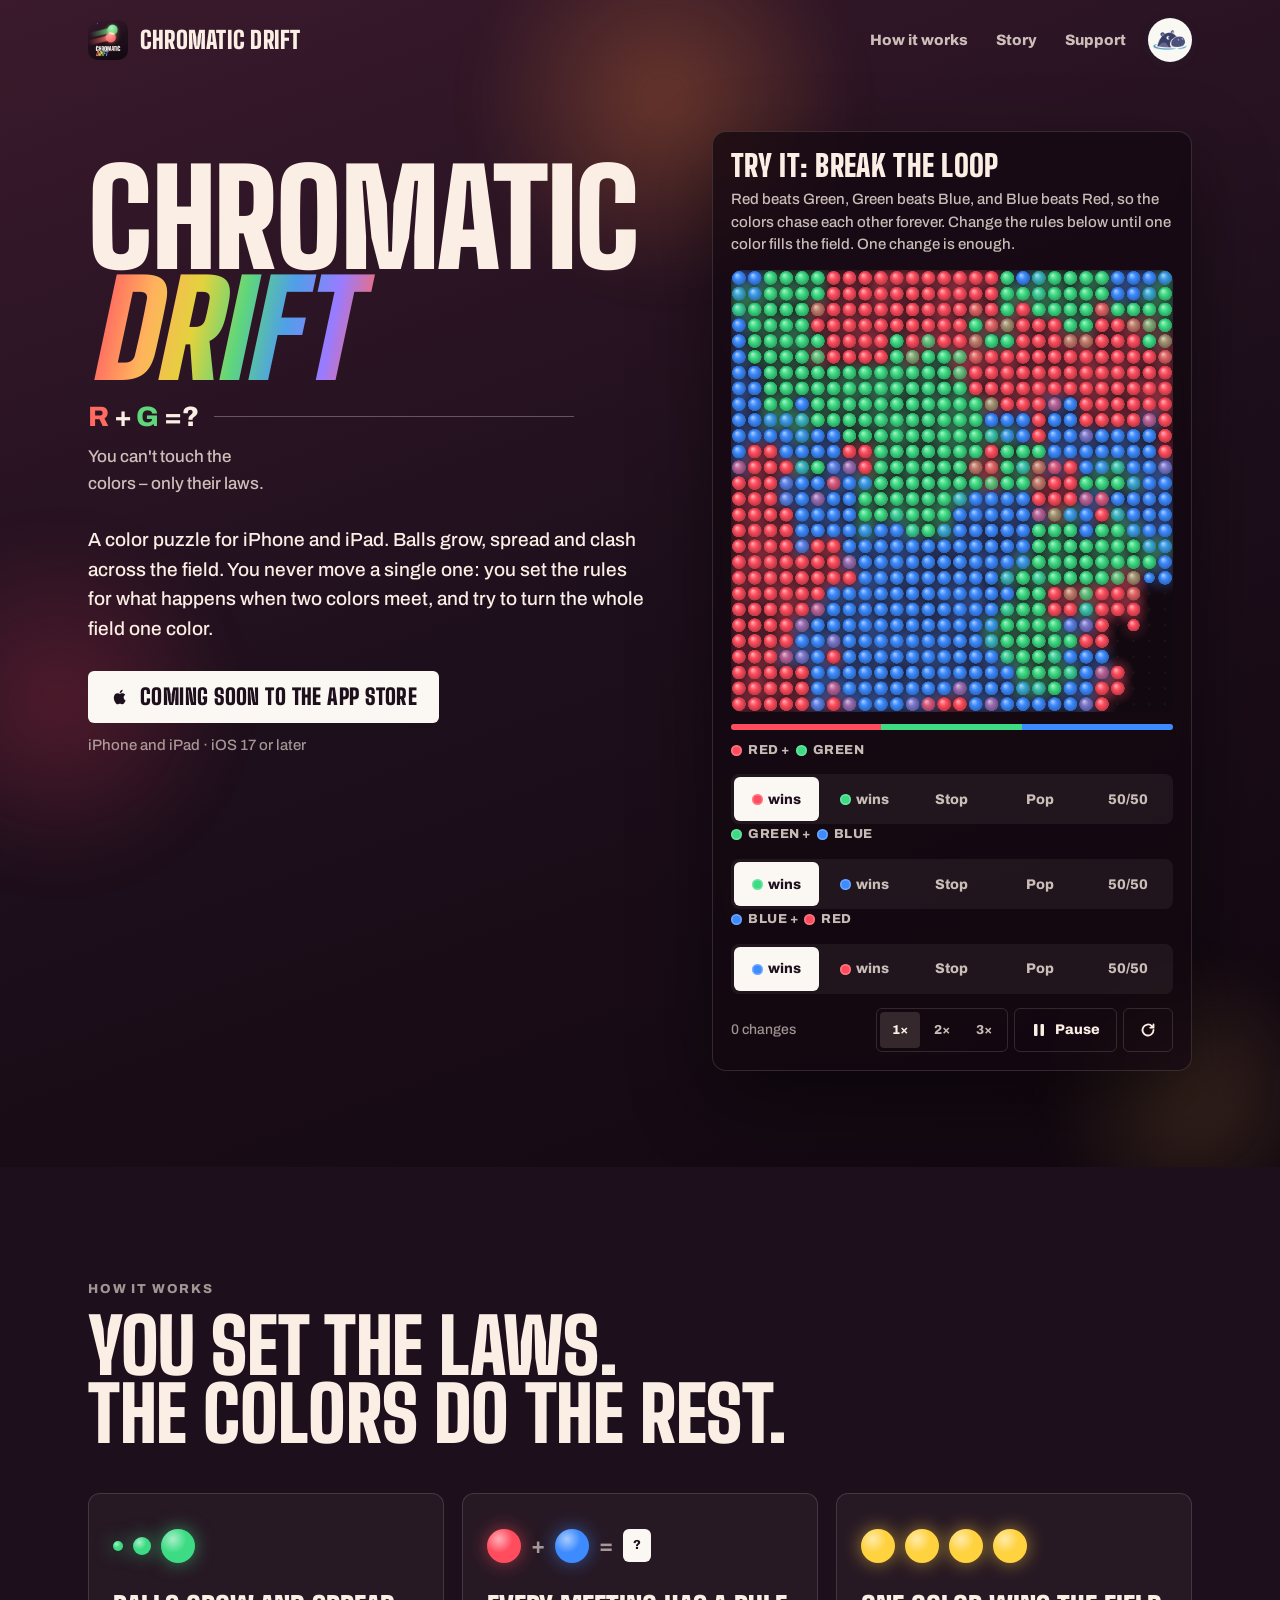
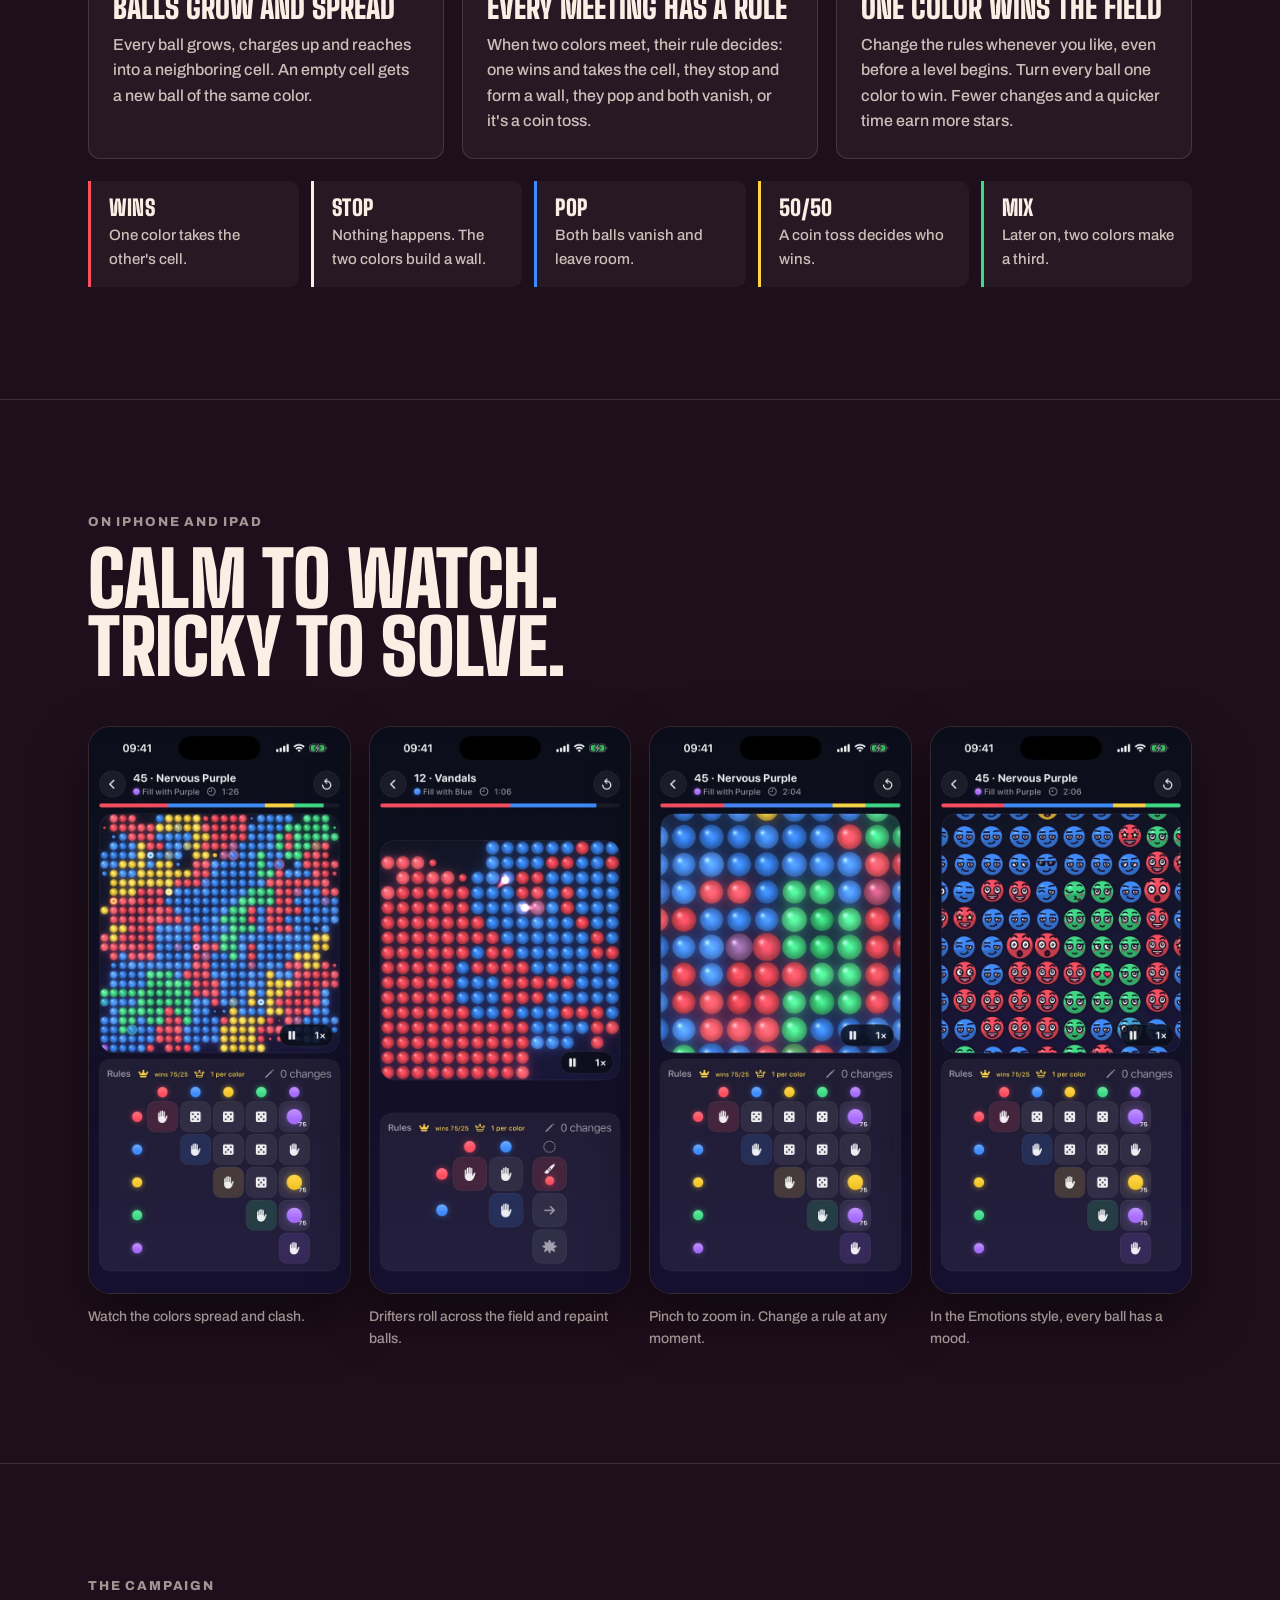
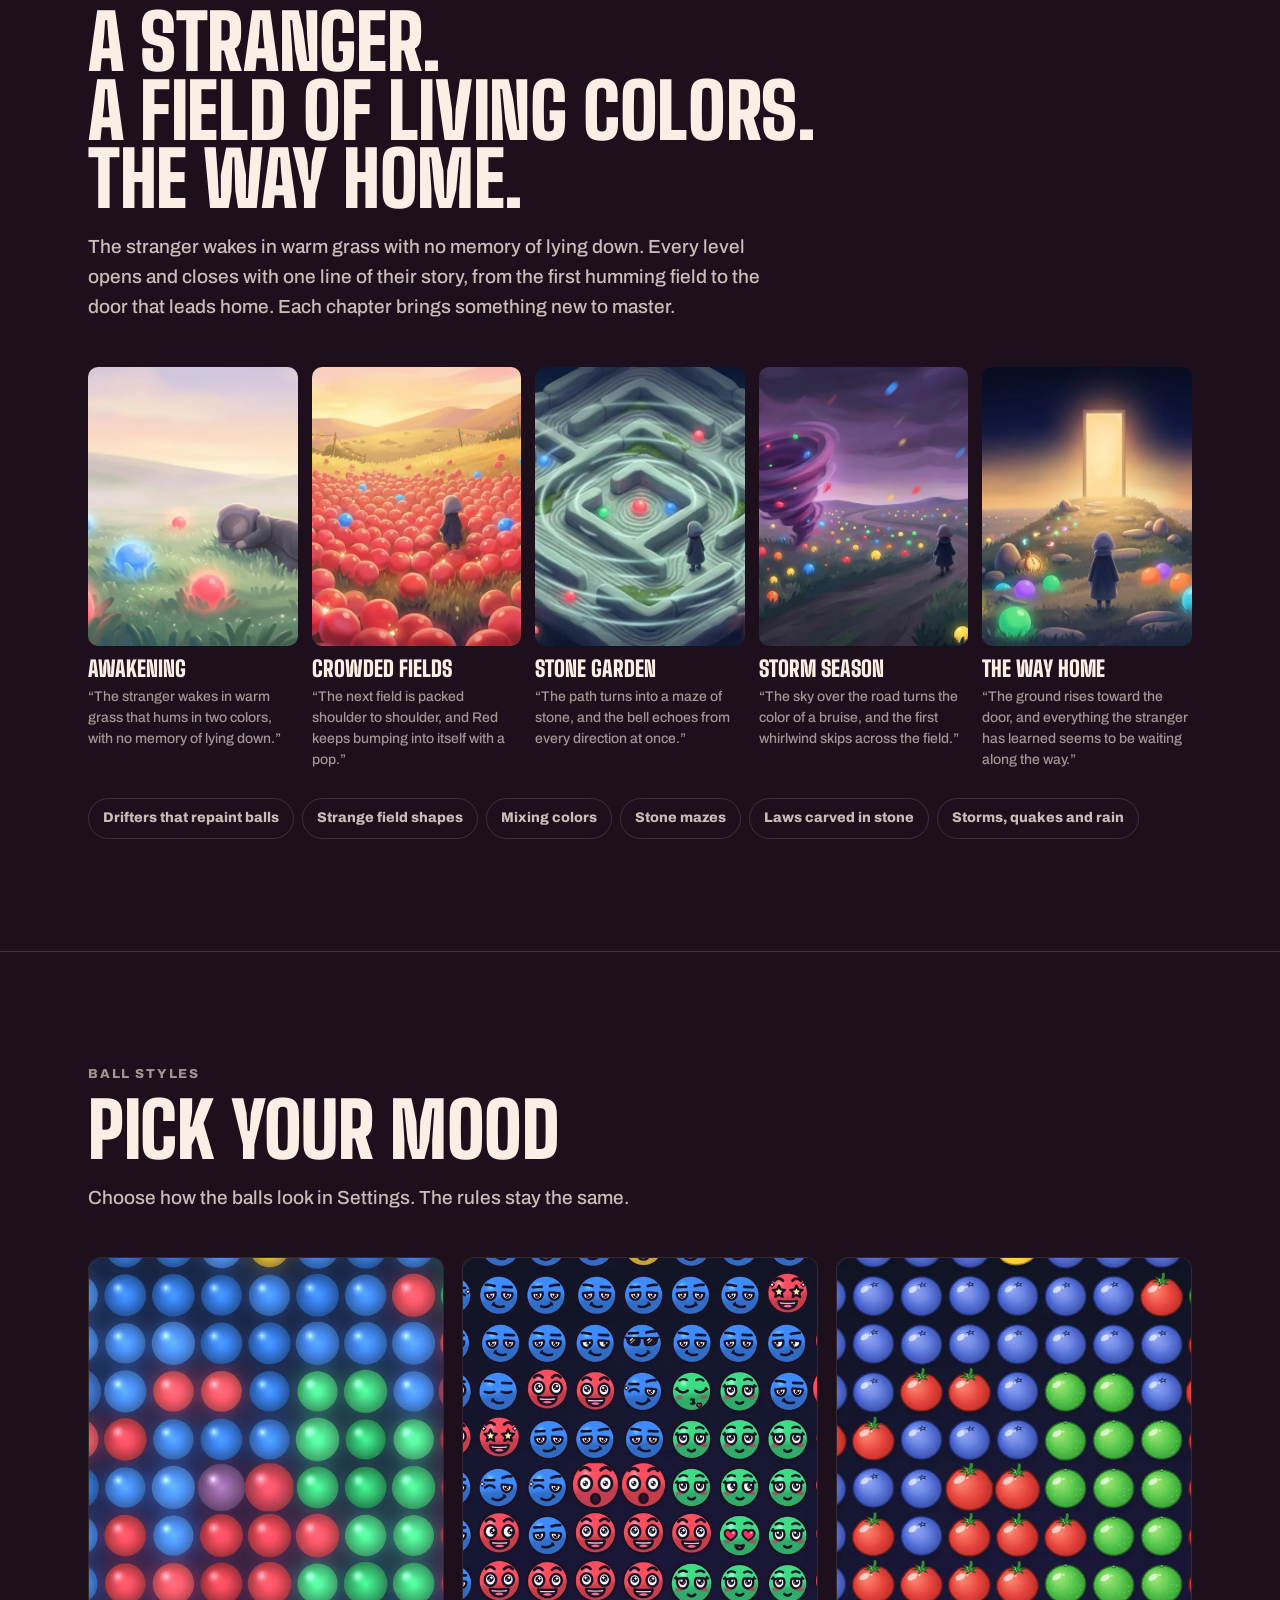
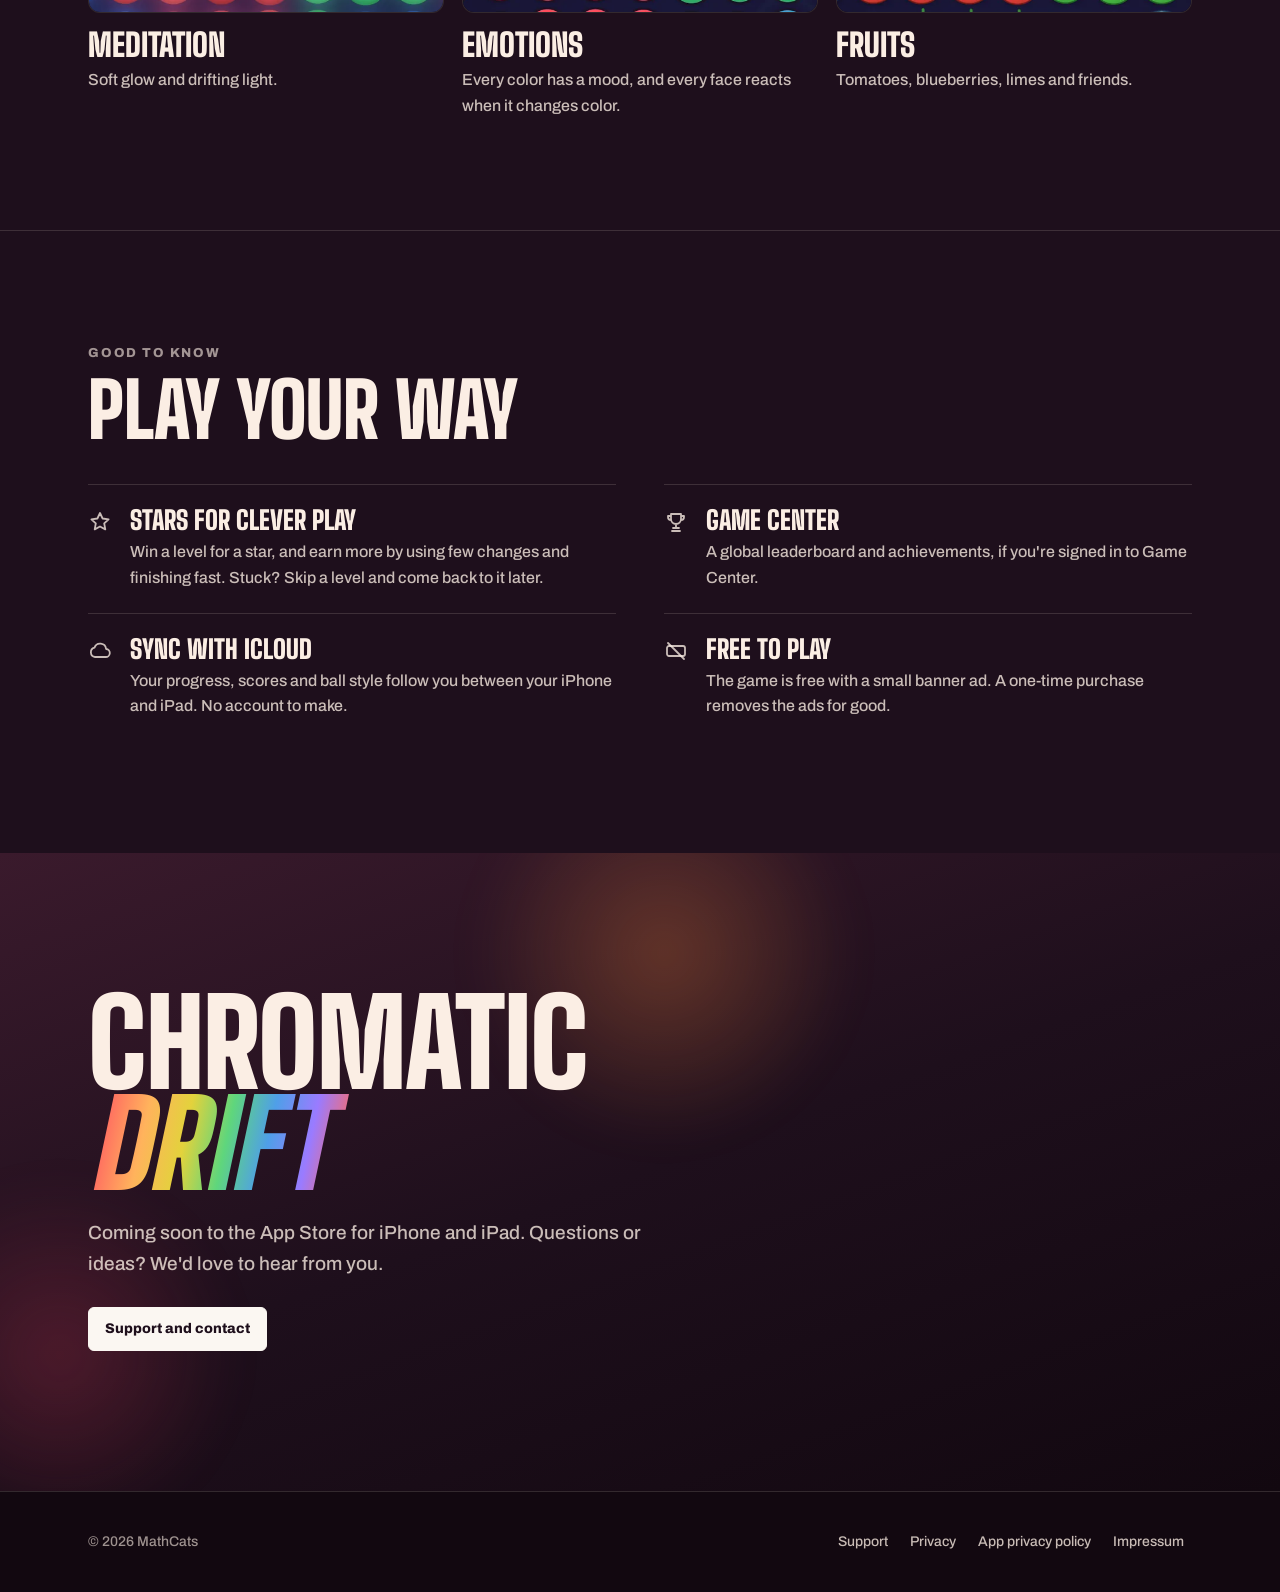
<file: index.html>
<!DOCTYPE html>
<html lang="en">
<head>
<!--
  ============================================================
   CHROMATIC DRIFT – HOME PAGE
  ============================================================
   HOW TO EDIT THE WORDS
   Every bit of text you may want to change is marked with a
   comment saying EDIT and a number. Search for  EDIT  to jump
   from one to the next.

   Safe to change: the words between  >  and  <  .
   Leave alone: the tags in angle brackets and the class="…" parts.
   Colours and layout live in assets/site.css. The playable demo
   is assets/demo.js (its words are at the top of that file).

   Nothing to build: save the file, commit and push, and the
   change is live in about a minute (GitHub Pages).
  ============================================================
-->
<meta charset="utf-8">
<meta name="viewport" content="width=device-width, initial-scale=1">
<!-- EDIT 1 – browser tab title and the search-result snippet -->
<title>Chromatic Drift – A puzzle of color rules</title>
<meta name="description" content="A color puzzle for iPhone and iPad. Balls grow, spread and clash, and you never touch one: you set the rules for what happens when colors meet, and turn the whole field one color.">
<meta name="color-scheme" content="dark">
<meta name="theme-color" content="#1E0F1C">
<link rel="canonical" href="https://makohippo.com/ChromaticDrift/">
<!-- Link preview when the address is shared in a chat or on social media -->
<meta property="og:type" content="website">
<meta property="og:site_name" content="Chromatic Drift">
<meta property="og:title" content="Chromatic Drift – A puzzle of color rules">
<meta property="og:description" content="You can't touch the colors – only their laws. A color puzzle for iPhone and iPad.">
<meta property="og:url" content="https://makohippo.com/ChromaticDrift/">
<meta property="og:image" content="https://makohippo.com/ChromaticDrift/og-image.jpg">
<meta property="og:image:width" content="1200">
<meta property="og:image:height" content="630">
<meta property="og:image:alt" content="The words Chromatic Drift beside a field of glowing red, green and blue balls">
<meta property="og:locale" content="en_US">
<meta name="twitter:card" content="summary_large_image">
<!-- LINK EDIT – when the app is live, put its App Store number here and remove the comment marks,
     so Safari on iPhone and iPad shows an "Open / Get" bar at the top:
<meta name="apple-itunes-app" content="app-id=0000000000">
-->
<link rel="icon" type="image/png" href="favicon.png">
<link rel="apple-touch-icon" href="apple-touch-icon.png">
<link rel="preload" as="font" type="font/woff2" href="assets/fonts/BigShouldersDisplay-Black.woff2" crossorigin>
<link rel="preload" as="font" type="font/woff2" href="assets/fonts/Archivo-Medium.woff2" crossorigin>
<link rel="stylesheet" href="assets/site.css?v=2">
<script type="application/ld+json">
{
  "@context": "https://schema.org",
  "@type": "SoftwareApplication",
  "name": "Chromatic Drift",
  "description": "A color puzzle for iPhone and iPad. You never touch a ball: you set the rules for what happens when colors meet, and turn the whole field one color.",
  "operatingSystem": "iOS 17.0 or later",
  "applicationCategory": "GameApplication",
  "applicationSubCategory": "Puzzle",
  "inLanguage": "en",
  "url": "https://makohippo.com/ChromaticDrift/",
  "image": "https://makohippo.com/ChromaticDrift/og-image.jpg",
  "author": { "@type": "Organization", "name": "MathCats" }
}
</script>
</head>
<body>
<a class="skip" href="#main">Skip to content</a>

<header class="site-header">
    <div class="wrap">
      <a class="brand" href="./" aria-label="Chromatic Drift home">
        <img src="assets/img/icon-128.webp" width="40" height="40" alt="">
        <span>Chromatic Drift</span>
      </a>
      <nav class="nav" aria-label="Main">
        <a href="#how">How it works</a>
        <a class="nav-wide" href="#story">Story</a>
        <a href="support/">Support</a>
        <a class="studio" href="https://makohippo.com/" aria-label="makohippo – all games" title="makohippo – all games"><img src="assets/img/makohippo-hippo.webp" width="48" height="48" alt=""></a>
      </nav>
    </div>
  </header>

  <main id="main">
  <section class="hero atmos" aria-labelledby="hero-title">
    <i class="bloom b1"></i><i class="bloom b2"></i><i class="bloom b3"></i>
    <div class="wrap hero-grid">
      <div class="hero-copy">
        <h1 class="title" id="hero-title"><span>Chromatic</span> <span class="drift">Drift</span></h1>
        <p class="eq" aria-label="R plus G equals what?"><span aria-hidden="true"><b class="r">R</b><b>+</b><b class="g">G</b><b>=?</b></span><i aria-hidden="true"></i></p>
        <!-- EDIT 2 – the line under the title (the same as in the app) -->
        <p class="tagline">You can't touch the colors – only their laws.</p>
        <!-- EDIT 3 – the short pitch -->
        <p class="lead">A color puzzle for iPhone and iPad. Balls grow, spread and clash across the field. You never move a single one: you set the rules for what happens when two colors meet, and try to turn the whole field one color.</p>
        <!-- EDIT 4 – store status. When the app is live, replace the <span class="soon">…</span> line with:
             <a class="soon" href="https://apps.apple.com/app/idXXXXXXXXXX">Download on the App Store</a>
             (or the official Apple badge image) -->
        <div class="store-line">
          <span class="soon"><svg viewBox="0 0 24 24" fill="currentColor" aria-hidden="true"><path d="M16.37 12.6c-.02-2.2 1.8-3.26 1.88-3.31-1.03-1.5-2.62-1.7-3.18-1.73-1.35-.14-2.64.8-3.33.8-.69 0-1.74-.78-2.86-.76-1.47.02-2.83.86-3.59 2.17-1.53 2.66-.39 6.59 1.1 8.75.73 1.05 1.6 2.23 2.73 2.19 1.1-.04 1.51-.71 2.84-.71 1.32 0 1.7.71 2.86.69 1.18-.02 1.93-1.07 2.65-2.13.84-1.22 1.18-2.4 1.2-2.46-.03-.01-2.29-.88-2.3-3.5zM14.2 6.13c.6-.73 1.01-1.75.9-2.76-.87.04-1.92.58-2.54 1.31-.56.65-1.05 1.68-.92 2.67.97.08 1.96-.49 2.56-1.22z"/></svg>Coming soon to the App Store</span>
          <span class="store-meta">iPhone and iPad · iOS 17 or later</span>
        </div>
      </div>

      <!-- The playable demo. Its rules and words are in assets/demo.js. -->
      <section class="demo" id="demo" aria-labelledby="demo-title">
        <div class="demo-head">
          <!-- EDIT 5 – the demo's heading and instructions -->
          <h2 id="demo-title">Try it: break the loop</h2>
          <p>Red beats Green, Green beats Blue, and Blue beats Red, so the colors chase each other forever. Change the rules below until one color fills the field. One change is enough.</p>
        </div>
        <div class="board">
          <canvas role="img" aria-label="The field: red, green and blue balls spreading across a grid and taking cells from each other"></canvas>
          <div class="board-msg" hidden>
            <strong></strong>
            <p></p>
            <button class="btn btn-solid" type="button" data-act="restart">Play again</button>
          </div>
        </div>
        <div class="share" aria-hidden="true"><i class="c1"></i><i class="c2"></i><i class="c3"></i></div>
        <div class="rules">
          <fieldset class="rule" data-pair="1-2">
            <legend><span class="dot c1"></span>Red + <span class="dot c2"></span>Green</legend>
            <div class="seg">
              <label><input type="radio" name="r12" value="w1"><span class="dot c1"></span>wins<span class="sr-only"> (Red)</span></label>
              <label><input type="radio" name="r12" value="w2"><span class="dot c2"></span>wins<span class="sr-only"> (Green)</span></label>
              <label><input type="radio" name="r12" value="stop">Stop</label>
              <label><input type="radio" name="r12" value="pop">Pop</label>
              <label><input type="radio" name="r12" value="chance">50/50</label>
            </div>
          </fieldset>
          <fieldset class="rule" data-pair="2-3">
            <legend><span class="dot c2"></span>Green + <span class="dot c3"></span>Blue</legend>
            <div class="seg">
              <label><input type="radio" name="r23" value="w2"><span class="dot c2"></span>wins<span class="sr-only"> (Green)</span></label>
              <label><input type="radio" name="r23" value="w3"><span class="dot c3"></span>wins<span class="sr-only"> (Blue)</span></label>
              <label><input type="radio" name="r23" value="stop">Stop</label>
              <label><input type="radio" name="r23" value="pop">Pop</label>
              <label><input type="radio" name="r23" value="chance">50/50</label>
            </div>
          </fieldset>
          <fieldset class="rule" data-pair="1-3">
            <legend><span class="dot c3"></span>Blue + <span class="dot c1"></span>Red</legend>
            <div class="seg">
              <label><input type="radio" name="r13" value="w3"><span class="dot c3"></span>wins<span class="sr-only"> (Blue)</span></label>
              <label><input type="radio" name="r13" value="w1"><span class="dot c1"></span>wins<span class="sr-only"> (Red)</span></label>
              <label><input type="radio" name="r13" value="stop">Stop</label>
              <label><input type="radio" name="r13" value="pop">Pop</label>
              <label><input type="radio" name="r13" value="chance">50/50</label>
            </div>
          </fieldset>
        </div>
        <div class="demo-foot">
          <p class="demo-status">0 changes</p>
          <div class="demo-buttons">
            <div class="speed" role="group" aria-label="Speed">
              <button type="button" data-speed="1" aria-pressed="true">1×</button>
              <button type="button" data-speed="2" aria-pressed="false">2×</button>
              <button type="button" data-speed="3" aria-pressed="false">3×</button>
            </div>
            <button class="btn" type="button" data-act="pause" aria-pressed="false" aria-label="Pause or play">
              <svg class="i-pause" viewBox="0 0 16 16" fill="currentColor" aria-hidden="true"><rect x="3" y="2" width="3.5" height="12" rx="1"/><rect x="9.5" y="2" width="3.5" height="12" rx="1"/></svg>
              <svg class="i-play" viewBox="0 0 16 16" fill="currentColor" aria-hidden="true" style="display:none"><path d="M4 2.5v11a.8.8 0 0 0 1.2.7l9-5.5a.8.8 0 0 0 0-1.4l-9-5.5A.8.8 0 0 0 4 2.5z"/></svg>
              <span>Pause</span>
            </button>
            <button class="btn" type="button" data-act="restart" aria-label="New field">
              <svg viewBox="0 0 16 16" fill="none" stroke="currentColor" stroke-width="1.8" stroke-linecap="round" aria-hidden="true"><path d="M13.5 8A5.5 5.5 0 1 1 11.9 4.1M13.5 2.5v3.2h-3.2"/></svg>
            </button>
          </div>
        </div>
        <p class="demo-live sr-only" aria-live="polite"></p>
        <noscript><p class="demo-status">The demo needs JavaScript. Everything else on this page works without it.</p></noscript>
      </section>
    </div>
  </section>

  <section class="section" id="how" aria-labelledby="how-title">
    <div class="wrap">
      <p class="kicker">How it works</p>
      <!-- EDIT 6 – how it works -->
      <h2 class="h2" id="how-title">You set the laws.<br>The colors do the rest.</h2>
      <ol class="steps">
        <li>
          <div class="pic" aria-hidden="true"><span class="ball xs" style="--c: var(--green)"></span><span class="ball sm" style="--c: var(--green)"></span><span class="ball" style="--c: var(--green)"></span></div>
          <h3>Balls grow and spread</h3>
          <p>Every ball grows, charges up and reaches into a neighboring cell. An empty cell gets a new ball of the same color.</p>
        </li>
        <li>
          <div class="pic" aria-hidden="true"><span class="ball" style="--c: var(--red)"></span><span class="op">+</span><span class="ball" style="--c: var(--blue)"></span><span class="op">=</span><span class="rule-chip">?</span></div>
          <h3>Every meeting has a rule</h3>
          <p>When two colors meet, their rule decides: one wins and takes the cell, they stop and form a wall, they pop and both vanish, or it's a coin toss.</p>
        </li>
        <li>
          <div class="pic" aria-hidden="true"><span class="ball" style="--c: var(--yellow)"></span><span class="ball" style="--c: var(--yellow)"></span><span class="ball" style="--c: var(--yellow)"></span><span class="ball" style="--c: var(--yellow)"></span></div>
          <h3>One color wins the field</h3>
          <p>Change the rules whenever you like, even before a level begins. Turn every ball one color to win. Fewer changes and a quicker time earn more stars.</p>
        </li>
      </ol>
      <ul class="outcomes" aria-label="The rules you can set">
        <li style="--c: var(--red)"><strong>Wins</strong>One color takes the other's cell.</li>
        <li style="--c: var(--ink)"><strong>Stop</strong>Nothing happens. The two colors build a wall.</li>
        <li style="--c: var(--blue)"><strong>Pop</strong>Both balls vanish and leave room.</li>
        <li style="--c: var(--yellow)"><strong>50/50</strong>A coin toss decides who wins.</li>
        <li style="--c: var(--green)"><strong>Mix</strong>Later on, two colors make a third.</li>
      </ul>
    </div>
  </section>

  <section class="section" id="look" aria-labelledby="look-title">
    <div class="wrap">
      <p class="kicker">On iPhone and iPad</p>
      <!-- EDIT 7 – screenshots and their captions -->
      <h2 class="h2" id="look-title">Calm to watch.<br>Tricky to solve.</h2>
      <ul class="shots">
        <li><figure><img src="assets/img/shot-field.webp" width="600" height="1304" loading="lazy" alt="A large field of red, blue, yellow, green and purple balls, with the rule for every pair of colors in a grid below"><figcaption>Watch the colors spread and clash.</figcaption></figure></li>
        <li><figure><img src="assets/img/shot-drifters.webp" width="600" height="1304" loading="lazy" alt="Red and blue balls fighting over a field while a small drifter rolls across it"><figcaption>Drifters roll across the field and repaint balls.</figcaption></figure></li>
        <li><figure><img src="assets/img/shot-zoom.webp" width="600" height="1304" loading="lazy" alt="A close-up of glowing balls with the rules grid below, ready to change"><figcaption>Pinch to zoom in. Change a rule at any moment.</figcaption></figure></li>
        <li><figure><img src="assets/img/shot-emotions.webp" width="600" height="1304" loading="lazy" alt="A close-up of balls with cartoon faces: calm blues, alarmed reds, love-struck greens"><figcaption>In the Emotions style, every ball has a mood.</figcaption></figure></li>
      </ul>
    </div>
  </section>

  <section class="section" id="story" aria-labelledby="story-title">
    <div class="wrap">
      <p class="kicker">The campaign</p>
      <!-- EDIT 8 – the story section. The quotes are the levels' own story lines. -->
      <h2 class="h2" id="story-title">A stranger.<br>A field of living colors.<br>The way home.</h2>
      <p class="intro">The stranger wakes in warm grass with no memory of lying down. Every level opens and closes with one line of their story, from the first humming field to the door that leads home. Each chapter brings something new to master.</p>
      <ul class="story">
        <li><figure><img src="assets/img/story-awakening.webp" width="480" height="640" loading="lazy" alt="The stranger lies in a misty meadow scattered with glowing red and blue balls"><figcaption><span class="ch">Awakening</span><q>The stranger wakes in warm grass that hums in two colors, with no memory of lying down.</q></figcaption></figure></li>
        <li><figure><img src="assets/img/story-crowded.webp" width="480" height="640" loading="lazy" alt="A sunset field packed with red balls under strings of lights"><figcaption><span class="ch">Crowded Fields</span><q>The next field is packed shoulder to shoulder, and Red keeps bumping into itself with a pop.</q></figcaption></figure></li>
        <li><figure><img src="assets/img/story-stone.webp" width="480" height="640" loading="lazy" alt="A maze of stone walls with colored balls glowing along its paths"><figcaption><span class="ch">Stone Garden</span><q>The path turns into a maze of stone, and the bell echoes from every direction at once.</q></figcaption></figure></li>
        <li><figure><img src="assets/img/story-storm.webp" width="480" height="640" loading="lazy" alt="A purple whirlwind crosses a night field of colored balls while the stranger watches"><figcaption><span class="ch">Storm Season</span><q>The sky over the road turns the color of a bruise, and the first whirlwind skips across the field.</q></figcaption></figure></li>
        <li><figure><img src="assets/img/story-home.webp" width="480" height="640" loading="lazy" alt="A path of glowing balls leads up to a bright open door"><figcaption><span class="ch">The Way Home</span><q>The ground rises toward the door, and everything the stranger has learned seems to be waiting along the way.</q></figcaption></figure></li>
      </ul>
      <ul class="chips" aria-label="What the chapters bring">
        <li>Drifters that repaint balls</li>
        <li>Strange field shapes</li>
        <li>Mixing colors</li>
        <li>Stone mazes</li>
        <li>Laws carved in stone</li>
        <li>Storms, quakes and rain</li>
      </ul>
    </div>
  </section>

  <section class="section" id="styles" aria-labelledby="styles-title">
    <div class="wrap">
      <p class="kicker">Ball styles</p>
      <!-- EDIT 9 – ball styles -->
      <h2 class="h2" id="styles-title">Pick your mood</h2>
      <p class="intro">Choose how the balls look in Settings. The rules stay the same.</p>
      <ul class="styles">
        <li><figure><img src="assets/img/style-meditation.webp" width="600" height="600" loading="lazy" alt="Softly glowing colored balls with drifting light particles"><figcaption><h3>Meditation</h3><p>Soft glow and drifting light.</p></figcaption></figure></li>
        <li><figure><img src="assets/img/style-emotions.webp" width="600" height="600" loading="lazy" alt="Colored balls with cartoon faces showing different moods"><figcaption><h3>Emotions</h3><p>Every color has a mood, and every face reacts when it changes color.</p></figcaption></figure></li>
        <li><figure><img src="assets/img/style-fruits.webp" width="600" height="600" loading="lazy" alt="Round cartoon tomatoes, blueberries and limes in place of balls"><figcaption><h3>Fruits</h3><p>Tomatoes, blueberries, limes and friends.</p></figcaption></figure></li>
      </ul>
    </div>
  </section>

  <section class="section" id="more" aria-labelledby="more-title">
    <div class="wrap">
      <p class="kicker">Good to know</p>
      <!-- EDIT 10 – the feature list -->
      <h2 class="h2" id="more-title">Play your way</h2>
      <ul class="features">
        <li>
          <svg viewBox="0 0 24 24" fill="none" stroke="currentColor" stroke-width="1.8" stroke-linejoin="round" aria-hidden="true"><path d="M12 3l2.6 5.5 6 .8-4.4 4.1 1.1 6-5.3-2.9-5.3 2.9 1.1-6L3.4 9.3l6-.8z"/></svg>
          <div><h3>Stars for clever play</h3><p>Win a level for a star, and earn more by using few changes and finishing fast. Stuck? Skip a level and come back to it later.</p></div>
        </li>
        <li>
          <svg viewBox="0 0 24 24" fill="none" stroke="currentColor" stroke-width="1.8" stroke-linecap="round" stroke-linejoin="round" aria-hidden="true"><path d="M7 4h10v5a5 5 0 0 1-10 0zM7 6H4v1a3 3 0 0 0 3 3M17 6h3v1a3 3 0 0 1-3 3M12 14v4M8 21h8M9 18h6"/></svg>
          <div><h3>Game Center</h3><p>A global leaderboard and achievements, if you're signed in to Game Center.</p></div>
        </li>
        <li>
          <svg viewBox="0 0 24 24" fill="none" stroke="currentColor" stroke-width="1.8" stroke-linejoin="round" aria-hidden="true"><path d="M7 18h10.5a4 4 0 0 0 .6-8 6 6 0 0 0-11.6-1.4A4.8 4.8 0 0 0 7 18z"/></svg>
          <div><h3>Sync with iCloud</h3><p>Your progress, scores and ball style follow you between your iPhone and iPad. No account to make.</p></div>
        </li>
        <li>
          <svg viewBox="0 0 24 24" fill="none" stroke="currentColor" stroke-width="1.8" stroke-linecap="round" stroke-linejoin="round" aria-hidden="true"><rect x="3" y="7" width="18" height="10" rx="2"/><path d="M4 4l16 16"/></svg>
          <div><h3>Free to play</h3><p>The game is free with a small banner ad. A one-time purchase removes the ads for good.</p></div>
        </li>
      </ul>
    </div>
  </section>

  <section class="atmos finale" aria-labelledby="finale-title">
    <i class="bloom b1"></i><i class="bloom b2"></i>
    <div class="wrap">
      <h2 class="title" id="finale-title"><span>Chromatic</span> <span class="drift">Drift</span></h2>
      <!-- EDIT 11 – closing text. When the app is live, add the App Store link here too. -->
      <p>Coming soon to the App Store for iPhone and iPad. Questions or ideas? We'd love to hear from you.</p>
      <div class="store-line">
        <a class="btn btn-solid" href="support/">Support and contact</a>
      </div>
    </div>
  </section>
  </main>

<footer class="site-footer">
  <div class="wrap">
    <!-- EDIT 12 – footer -->
    <p>© 2026 MathCats</p>
    <nav aria-label="Footer">
      <a href="support/">Support</a>
      <a href="privacy/">Privacy</a>
      <a href="https://makohippo.com/ChromaticDrift-privacy/privacy-policy.html">App privacy policy</a>
      <a href="https://makohippo.com/impressum/" lang="de">Impressum</a>
    </nav>
  </div>
</footer>

<script src="assets/demo.js" defer></script>
</body>
</html>
</file>
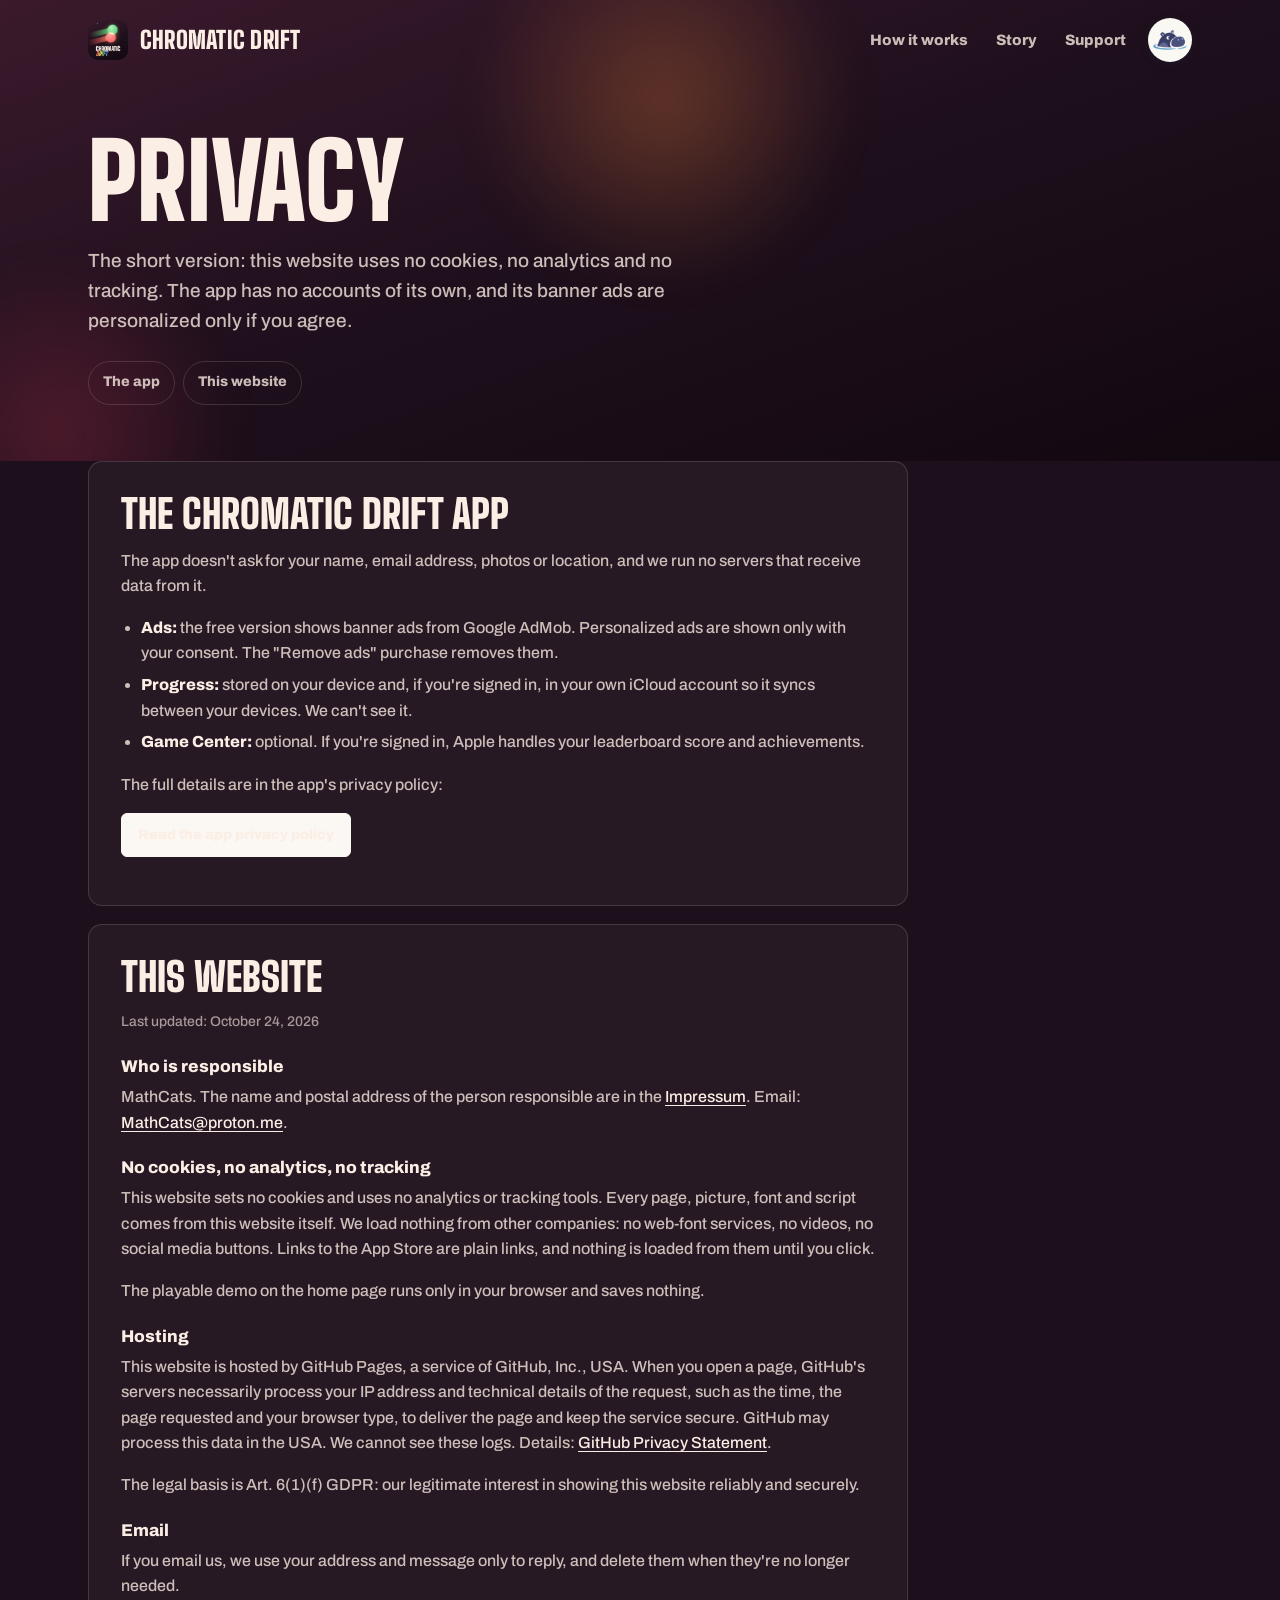
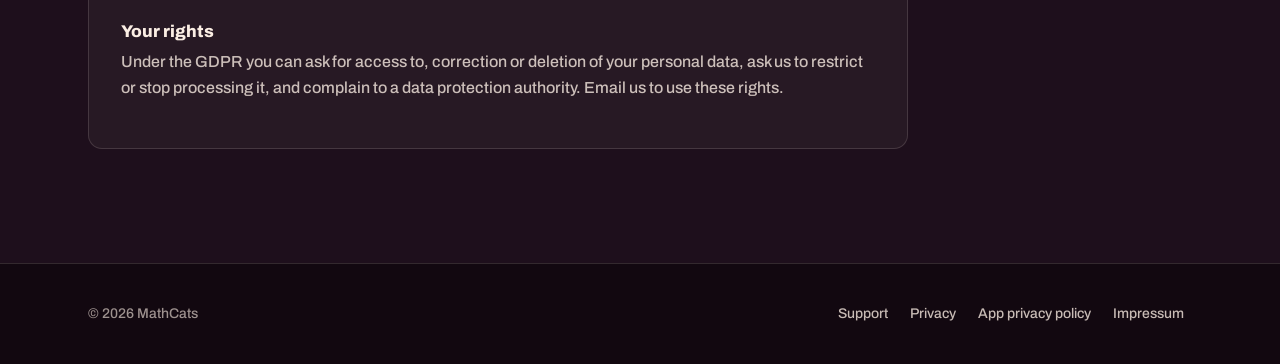
<file: privacy/index.html>
<!DOCTYPE html>
<html lang="en">
<head>
<!--
  CHROMATIC DRIFT – PRIVACY (this website + a short summary of the app)
  The app's full policy stays at ChromaticDrift-privacy/privacy-policy.html (that address is in App Store Connect).
  Search for EDIT to find the text you may change. Update "Last updated" when you change the content.
-->
<meta charset="utf-8">
<meta name="viewport" content="width=device-width, initial-scale=1">
<title>Privacy – Chromatic Drift</title>
<meta name="description" content="How this website and the Chromatic Drift app handle your data.">
<meta name="color-scheme" content="dark">
<meta name="theme-color" content="#1E0F1C">
<link rel="canonical" href="https://makohippo.com/ChromaticDrift/privacy/">
<link rel="icon" type="image/png" href="../favicon.png">
<link rel="apple-touch-icon" href="../apple-touch-icon.png">
<link rel="stylesheet" href="../assets/site.css?v=2">
</head>
<body>
<a class="skip" href="#main">Skip to content</a>

<header class="site-header">
  <div class="wrap">
    <a class="brand" href="../" aria-label="Chromatic Drift home">
      <img src="../assets/img/icon-128.webp" width="40" height="40" alt="">
      <span>Chromatic Drift</span>
    </a>
    <nav class="nav" aria-label="Main">
      <a href="../#how">How it works</a>
      <a class="nav-wide" href="../#story">Story</a>
      <a href="../support/">Support</a>
      <a class="studio" href="https://makohippo.com/" aria-label="makohippo – all games" title="makohippo – all games"><img src="../assets/img/makohippo-hippo.webp" width="48" height="48" alt=""></a>
    </nav>
  </div>
</header>

<main id="main">
<section class="atmos">
  <i class="bloom b1"></i><i class="bloom b2"></i>
  <div class="wrap page-hero">
    <h1>Privacy</h1>
    <!-- EDIT 1 – the short version -->
    <p>The short version: this website uses no cookies, no analytics and no tracking. The app has no accounts of its own, and its banner ads are personalized only if you agree.</p>
    <nav class="toc" aria-label="On this page">
      <a href="#app">The app</a>
      <a href="#website">This website</a>
    </nav>
  </div>
</section>

<div class="wrap doc">

  <div class="card" id="app">
    <!-- EDIT 2 – app summary -->
    <h2>The Chromatic Drift app</h2>
    <p>The app doesn't ask for your name, email address, photos or location, and we run no servers that receive data from it.</p>
    <ul>
      <li><strong>Ads:</strong> the free version shows banner ads from Google AdMob. Personalized ads are shown only with your consent. The "Remove ads" purchase removes them.</li>
      <li><strong>Progress:</strong> stored on your device and, if you're signed in, in your own iCloud account so it syncs between your devices. We can't see it.</li>
      <li><strong>Game Center:</strong> optional. If you're signed in, Apple handles your leaderboard score and achievements.</li>
    </ul>
    <p>The full details are in the app's privacy policy:</p>
    <p><a class="btn btn-solid" href="https://makohippo.com/ChromaticDrift-privacy/privacy-policy.html">Read the app privacy policy</a></p>
  </div>

  <div class="card" id="website">
    <!-- EDIT 3 – this website's privacy notice -->
    <h2>This website</h2>
    <p class="meta">Last updated: October 24, 2026</p>

    <h3>Who is responsible</h3>
    <p>MathCats. The name and postal address of the person responsible are in the <a href="https://makohippo.com/impressum/" lang="de">Impressum</a>. Email: <a href="mailto:MathCats@proton.me">MathCats@proton.me</a>.</p>

    <h3>No cookies, no analytics, no tracking</h3>
    <p>This website sets no cookies and uses no analytics or tracking tools. Every page, picture, font and script comes from this website itself. We load nothing from other companies: no web-font services, no videos, no social media buttons. Links to the App Store are plain links, and nothing is loaded from them until you click.</p>
    <p>The playable demo on the home page runs only in your browser and saves nothing.</p>

    <h3>Hosting</h3>
    <p>This website is hosted by GitHub Pages, a service of GitHub, Inc., USA. When you open a page, GitHub's servers necessarily process your IP address and technical details of the request, such as the time, the page requested and your browser type, to deliver the page and keep the service secure. GitHub may process this data in the USA. We cannot see these logs. Details: <a href="https://docs.github.com/en/site-policy/privacy-policies/github-general-privacy-statement">GitHub Privacy Statement</a>.</p>
    <p>The legal basis is Art. 6(1)(f) GDPR: our legitimate interest in showing this website reliably and securely.</p>

    <h3>Email</h3>
    <p>If you email us, we use your address and message only to reply, and delete them when they're no longer needed.</p>

    <h3>Your rights</h3>
    <p>Under the GDPR you can ask for access to, correction or deletion of your personal data, ask us to restrict or stop processing it, and complain to a data protection authority. Email us to use these rights.</p>
  </div>

</div>
</main>

<footer class="site-footer">
  <div class="wrap">
    <p>© 2026 MathCats</p>
    <nav aria-label="Footer">
      <a href="../support/">Support</a>
      <a href="./" aria-current="page">Privacy</a>
      <a href="https://makohippo.com/ChromaticDrift-privacy/privacy-policy.html">App privacy policy</a>
      <a href="https://makohippo.com/impressum/" lang="de">Impressum</a>
    </nav>
  </div>
</footer>
</body>
</html>
</file>
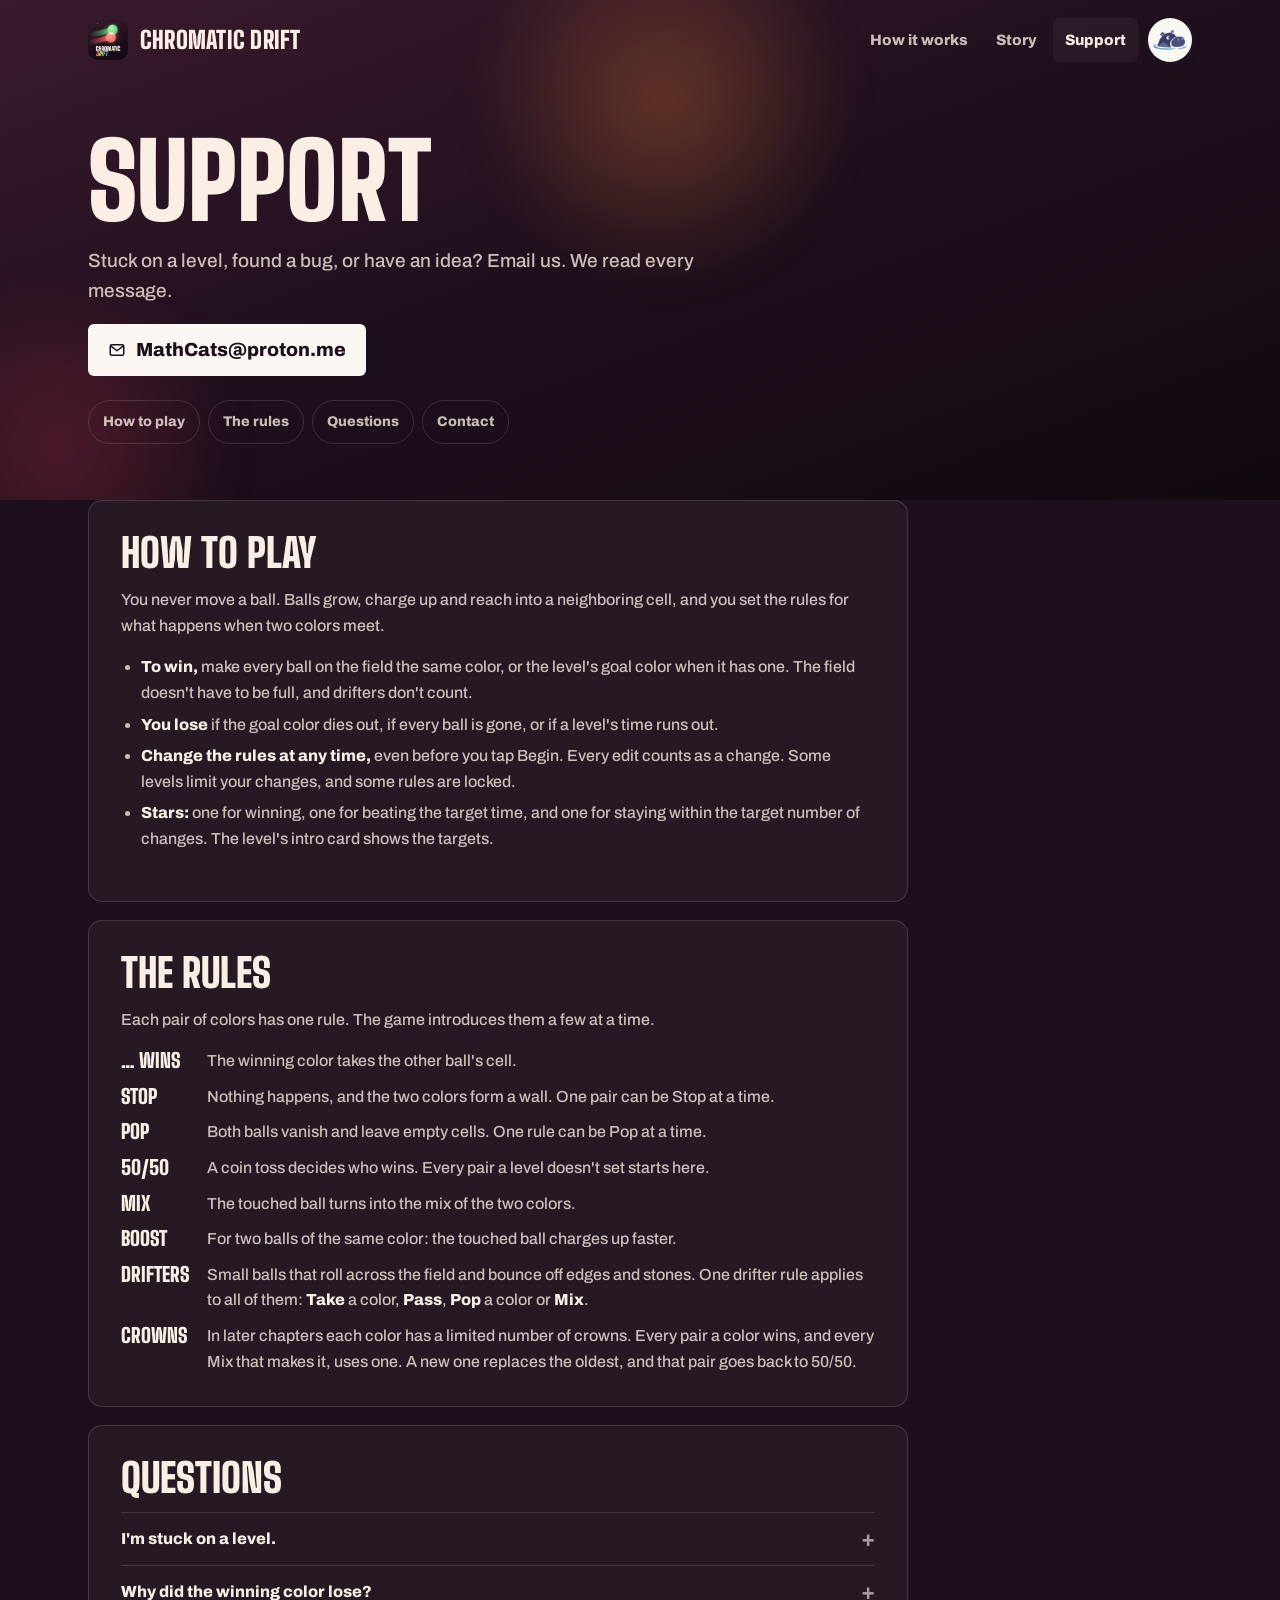
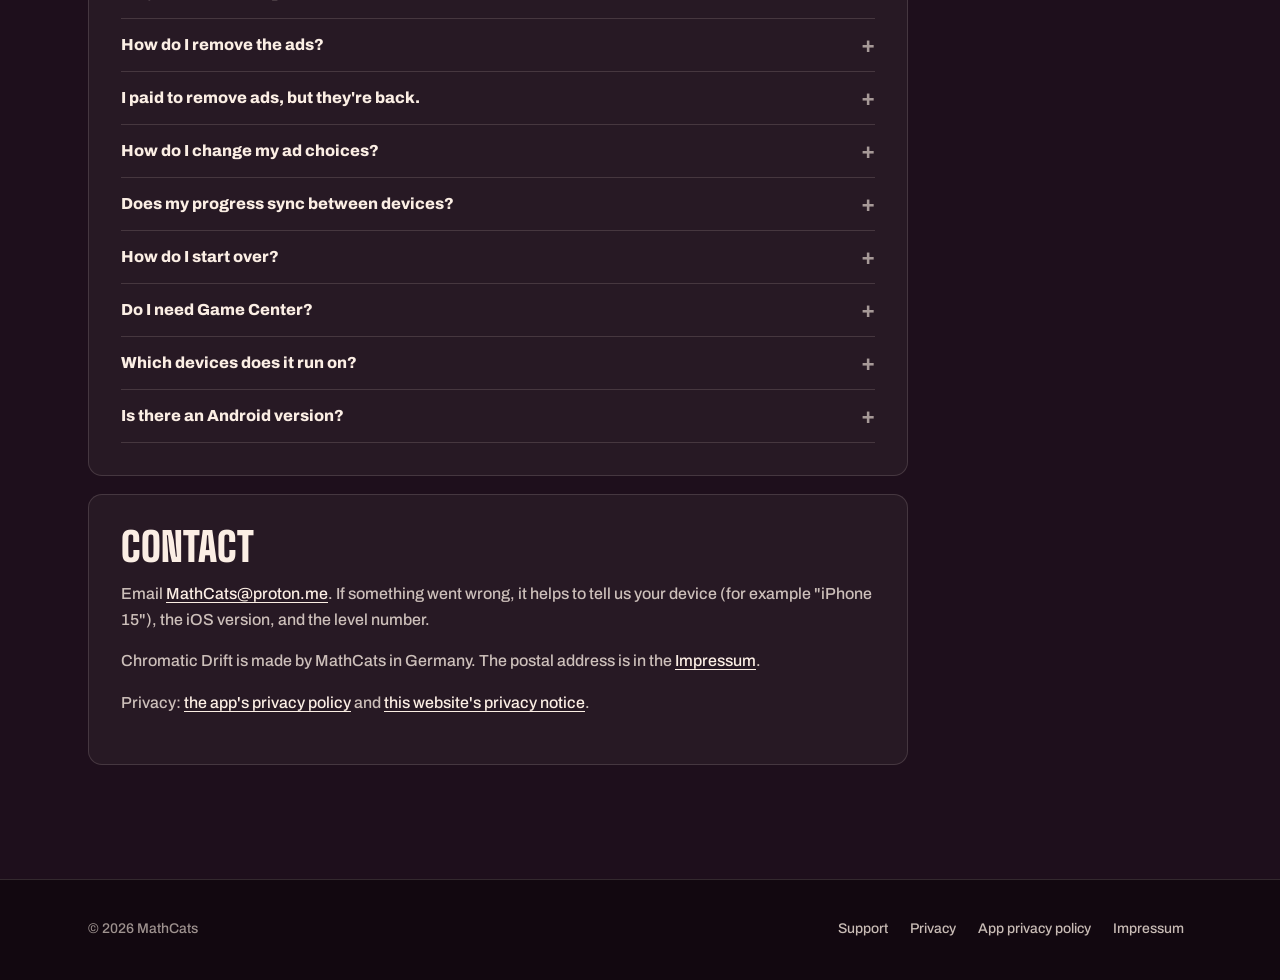
<file: support/index.html>
<!DOCTYPE html>
<html lang="en">
<head>
<!--
  CHROMATIC DRIFT – SUPPORT PAGE (the App Store "Support URL")
  Search for EDIT to find the text you may change. Change only the words between > and <.
-->
<meta charset="utf-8">
<meta name="viewport" content="width=device-width, initial-scale=1">
<title>Support – Chromatic Drift</title>
<meta name="description" content="Help with Chromatic Drift: how to play, what each rule does, purchases, ads, iCloud sync and how to contact us.">
<meta name="color-scheme" content="dark">
<meta name="theme-color" content="#1E0F1C">
<link rel="canonical" href="https://makohippo.com/ChromaticDrift/support/">
<meta property="og:type" content="website">
<meta property="og:site_name" content="Chromatic Drift">
<meta property="og:title" content="Support – Chromatic Drift">
<meta property="og:url" content="https://makohippo.com/ChromaticDrift/support/">
<meta property="og:image" content="https://makohippo.com/ChromaticDrift/og-image.jpg">
<link rel="icon" type="image/png" href="../favicon.png">
<link rel="apple-touch-icon" href="../apple-touch-icon.png">
<link rel="stylesheet" href="../assets/site.css?v=2">
</head>
<body>
<a class="skip" href="#main">Skip to content</a>

<header class="site-header">
  <div class="wrap">
    <a class="brand" href="../" aria-label="Chromatic Drift home">
      <img src="../assets/img/icon-128.webp" width="40" height="40" alt="">
      <span>Chromatic Drift</span>
    </a>
    <nav class="nav" aria-label="Main">
      <a href="../#how">How it works</a>
      <a class="nav-wide" href="../#story">Story</a>
      <a href="./" aria-current="page">Support</a>
      <a class="studio" href="https://makohippo.com/" aria-label="makohippo – all games" title="makohippo – all games"><img src="../assets/img/makohippo-hippo.webp" width="48" height="48" alt=""></a>
    </nav>
  </div>
</header>

<main id="main">
<section class="atmos">
  <i class="bloom b1"></i><i class="bloom b2"></i>
  <div class="wrap page-hero">
    <h1>Support</h1>
    <!-- EDIT 1 – intro -->
    <p>Stuck on a level, found a bug, or have an idea? Email us. We read every message.</p>
    <p><a class="mail" href="mailto:MathCats@proton.me?subject=Chromatic%20Drift"><svg viewBox="0 0 24 24" fill="none" stroke="currentColor" stroke-width="2" stroke-linejoin="round" aria-hidden="true"><rect x="3" y="5" width="18" height="14" rx="2"/><path d="M3.5 6.5L12 13l8.5-6.5"/></svg>MathCats@proton.me</a></p>
    <nav class="toc" aria-label="On this page">
      <a href="#play">How to play</a>
      <a href="#rules">The rules</a>
      <a href="#faq">Questions</a>
      <a href="#contact">Contact</a>
    </nav>
  </div>
</section>

<div class="wrap doc">

  <div class="card" id="play">
    <!-- EDIT 2 – how to play -->
    <h2>How to play</h2>
    <p>You never move a ball. Balls grow, charge up and reach into a neighboring cell, and you set the rules for what happens when two colors meet.</p>
    <ul>
      <li><strong>To win,</strong> make every ball on the field the same color, or the level's goal color when it has one. The field doesn't have to be full, and drifters don't count.</li>
      <li><strong>You lose</strong> if the goal color dies out, if every ball is gone, or if a level's time runs out.</li>
      <li><strong>Change the rules at any time,</strong> even before you tap Begin. Every edit counts as a change. Some levels limit your changes, and some rules are locked.</li>
      <li><strong>Stars:</strong> one for winning, one for beating the target time, and one for staying within the target number of changes. The level's intro card shows the targets.</li>
    </ul>
  </div>

  <div class="card" id="rules">
    <!-- EDIT 3 – what each rule does -->
    <h2>The rules</h2>
    <p>Each pair of colors has one rule. The game introduces them a few at a time.</p>
    <dl class="glossary">
      <dt>… wins</dt><dd>The winning color takes the other ball's cell.</dd>
      <dt>Stop</dt><dd>Nothing happens, and the two colors form a wall. One pair can be Stop at a time.</dd>
      <dt>Pop</dt><dd>Both balls vanish and leave empty cells. One rule can be Pop at a time.</dd>
      <dt>50/50</dt><dd>A coin toss decides who wins. Every pair a level doesn't set starts here.</dd>
      <dt>Mix</dt><dd>The touched ball turns into the mix of the two colors.</dd>
      <dt>Boost</dt><dd>For two balls of the same color: the touched ball charges up faster.</dd>
      <dt>Drifters</dt><dd>Small balls that roll across the field and bounce off edges and stones. One drifter rule applies to all of them: <strong>Take</strong> a color, <strong>Pass</strong>, <strong>Pop</strong> a color or <strong>Mix</strong>.</dd>
      <dt>Crowns</dt><dd>In later chapters each color has a limited number of crowns. Every pair a color wins, and every Mix that makes it, uses one. A new one replaces the oldest, and that pair goes back to 50/50.</dd>
    </dl>
  </div>

  <div class="card faq" id="faq">
    <!-- EDIT 4 – questions and answers -->
    <h2>Questions</h2>
    <details>
      <summary>I'm stuck on a level.</summary>
      <div><p>You can skip a level from its intro card or after a loss, and play on. Skips are limited, but a skip comes back when you win that level later. It often helps to watch which color is spreading fastest, then use Stop or Pop to buy time.</p></div>
    </details>
    <details>
      <summary>Why did the winning color lose?</summary>
      <div><p>From the second chapter on, a win goes the winner's way most of the time, but not always. The level shows the odds above the rules.</p></div>
    </details>
    <details>
      <summary>How do I remove the ads?</summary>
      <div><p>Open Settings and tap <strong>Remove ads</strong>. It's a one-time purchase and removes the ads for good.</p></div>
    </details>
    <details>
      <summary>I paid to remove ads, but they're back.</summary>
      <div><p>Open Settings and tap <strong>Restore purchases</strong> while signed in with the Apple Account you used to buy it. This also works on a new iPhone or iPad, or after reinstalling.</p></div>
    </details>
    <details>
      <summary>How do I change my ad choices?</summary>
      <div><p>Where the law requires it, Settings shows <strong>Your privacy choices</strong>, where you can change your consent for personalized ads. You can also turn off tracking in iOS Settings → Privacy &amp; Security → Tracking.</p></div>
    </details>
    <details>
      <summary>Does my progress sync between devices?</summary>
      <div><p>Yes, if you're signed in to iCloud. Stars, scores, achievements and your ball style sync through your own iCloud account between your iPhone and iPad. You don't need an account with us.</p></div>
    </details>
    <details>
      <summary>How do I start over?</summary>
      <div><p>Open Settings and tap <strong>Reset progress</strong>. This also resets the copy in iCloud, so your other devices start over too.</p></div>
    </details>
    <details>
      <summary>Do I need Game Center?</summary>
      <div><p>No. If you're signed in to Game Center, your total score goes on the global leaderboard and you earn achievements. Without it, everything else works the same.</p></div>
    </details>
    <details>
      <summary>Which devices does it run on?</summary>
      <div><p>iPhone and iPad with iOS 17 or later. The game is in English.</p></div>
    </details>
    <details>
      <summary>Is there an Android version?</summary>
      <div><p>Not at the moment.</p></div>
    </details>
  </div>

  <div class="card" id="contact">
    <!-- EDIT 5 – contact -->
    <h2>Contact</h2>
    <p>Email <a href="mailto:MathCats@proton.me?subject=Chromatic%20Drift">MathCats@proton.me</a>. If something went wrong, it helps to tell us your device (for example "iPhone 15"), the iOS version, and the level number.</p>
    <p>Chromatic Drift is made by MathCats in Germany. The postal address is in the <a href="https://makohippo.com/impressum/" lang="de">Impressum</a>.</p>
    <p>Privacy: <a href="https://makohippo.com/ChromaticDrift-privacy/privacy-policy.html">the app's privacy policy</a> and <a href="../privacy/">this website's privacy notice</a>.</p>
  </div>

</div>
</main>

<footer class="site-footer">
  <div class="wrap">
    <p>© 2026 MathCats</p>
    <nav aria-label="Footer">
      <a href="./">Support</a>
      <a href="../privacy/">Privacy</a>
      <a href="https://makohippo.com/ChromaticDrift-privacy/privacy-policy.html">App privacy policy</a>
      <a href="https://makohippo.com/impressum/" lang="de">Impressum</a>
    </nav>
  </div>
</footer>
</body>
</html>
</file>
<file: assets/site.css>
/* Chromatic Drift – website styles
   Colours, type and motion follow the app's title screen (design handoff 2b).
   Change a colour once here in :root and it changes everywhere. */

@font-face { font-family: "Big Shoulders Display"; font-weight: 900; font-display: swap;
  src: url("fonts/BigShouldersDisplay-Black.woff2") format("woff2"); }
@font-face { font-family: "Big Shoulders Display"; font-weight: 800; font-display: swap;
  src: url("fonts/BigShouldersDisplay-ExtraBold.woff2") format("woff2"); }
@font-face { font-family: "Archivo"; font-weight: 500; font-display: swap;
  src: url("fonts/Archivo-Medium.woff2") format("woff2"); }
@font-face { font-family: "Archivo"; font-weight: 800; font-display: swap;
  src: url("fonts/Archivo-ExtraBold.woff2") format("woff2"); }

:root {
  color-scheme: dark;
  --ink: #FBEEE4;
  --ink-2: rgba(251, 238, 228, .78);
  --ink-3: rgba(251, 238, 228, .6);
  --line: rgba(251, 238, 228, .14);
  --card: rgba(251, 238, 228, .045);
  --paper: #FBF7F2;
  --plum-hi: #3A1A2C;
  --plum: #1E0F1C;
  --plum-deep: #120810;
  /* game colours (the app's palette) */
  --red: #FF4D5E;
  --green: #3DDC84;
  --blue: #3D8BFF;
  --yellow: #FFD23F;
  /* the title's equation colours */
  --eq-red: #FF6B61;
  --eq-green: #5FD67C;
  --display: "Big Shoulders Display", "Arial Narrow", "Helvetica Neue", sans-serif;
  --text: "Archivo", -apple-system, BlinkMacSystemFont, "Segoe UI", Roboto, sans-serif;
  --side: clamp(16px, 4vw, 28px);
}

* { box-sizing: border-box; }
html { -webkit-text-size-adjust: 100%; scroll-behavior: smooth; }
body {
  margin: 0;
  background: var(--plum);
  color: var(--ink);
  font: 500 17px/1.6 var(--text);
  -webkit-font-smoothing: antialiased;
  overflow-x: hidden;
}
img { max-width: 100%; height: auto; display: block; }
a { color: var(--ink); text-decoration-thickness: 1px; text-underline-offset: 3px; }
a:hover { color: #fff; }
p { margin: 0 0 1em; }
h1, h2, h3 { margin: 0; line-height: 1; }
:focus-visible { outline: 3px solid var(--yellow); outline-offset: 3px; border-radius: 4px; }
.wrap { width: 100%; max-width: 1160px; margin: 0 auto; padding: 0 var(--side); }
.sr-only { position: absolute; width: 1px; height: 1px; padding: 0; margin: -1px; overflow: hidden; clip: rect(0 0 0 0); white-space: nowrap; border: 0; }
.skip { position: absolute; left: 12px; top: -60px; z-index: 50; padding: 10px 16px; background: var(--paper); color: var(--plum); border-radius: 6px; font-weight: 800; }
.skip:focus { top: 12px; }

/* ---------- header ---------- */
.site-header { position: absolute; top: 0; left: 0; right: 0; z-index: 5; }
.site-header .wrap { display: flex; align-items: center; justify-content: space-between; gap: 16px; padding-top: 18px; padding-bottom: 18px; }
.brand { display: inline-flex; align-items: center; gap: 12px; text-decoration: none; min-height: 44px; }
.brand img { flex: none; width: 40px; height: 40px; border-radius: 10px; }
.brand span { font: 900 24px/1 var(--display); text-transform: uppercase; letter-spacing: .01em; }
.nav { display: flex; gap: 4px; flex-wrap: wrap; justify-content: flex-end; }
.nav a { display: inline-flex; align-items: center; min-height: 44px; padding: 0 12px; text-decoration: none; font-weight: 800; font-size: 15px; color: var(--ink-2); border-radius: 6px; }
.nav a:hover, .nav a[aria-current="page"] { color: var(--ink); background: var(--card); }
@media (max-width: 560px) {
  .brand span { display: none; }
  .nav a { padding: 0 9px; font-size: 14px; }
  .nav .nav-wide { display: none; }
}

/* ---------- atmosphere: base gradient + three drifting light blooms ---------- */
.atmos { position: relative; isolation: isolate; background: linear-gradient(160deg, var(--plum-hi) 0%, var(--plum) 50%, var(--plum-deep) 100%); overflow: hidden; }
.atmos > .bloom { position: absolute; z-index: -1; border-radius: 50%; filter: blur(20px); pointer-events: none; animation: bloom 16s ease-in-out infinite alternate; }
.bloom.b1 { width: 560px; height: 560px; left: 30%; top: -180px; background: radial-gradient(closest-side, rgba(255, 140, 60, .28), transparent 68%); }
.bloom.b2 { width: 520px; height: 520px; left: -200px; top: 38%; background: radial-gradient(closest-side, rgba(220, 60, 90, .25), transparent 68%); animation-duration: 21s; animation-delay: -3s; }
.bloom.b3 { width: 420px; height: 420px; right: -120px; bottom: -140px; background: radial-gradient(closest-side, rgba(255, 190, 90, .15), transparent 68%); animation-duration: 26s; animation-delay: -6s; }
@keyframes bloom {
  0% { transform: translate(0, 0) scale(1); }
  50% { transform: translate(30px, -24px) scale(1.15); }
  100% { transform: translate(-20px, 20px) scale(.92); }
}

/* ---------- poster title ---------- */
.title { font: 900 clamp(64px, 11vw, 132px)/.84 var(--display); letter-spacing: -.01em; text-transform: uppercase; }
.title span { display: block; }
.drift {
  display: inline-block !important;
  padding-right: .12em;
  transform: skewX(-12deg);
  transform-origin: bottom left;
  background: linear-gradient(90deg, #FF6B61, #FFB35C, #E3D23C, #5FD67C, #4F9FE8, #9A7BFF, #FF6B61, #FFB35C, #E3D23C, #5FD67C, #4F9FE8, #9A7BFF, #FF6B61);
  background-size: 200% 100%;
  -webkit-background-clip: text;
  background-clip: text;
  color: transparent;
  animation: drift-fill 7s linear infinite;
}
@keyframes drift-fill { from { background-position: 100% 0; } to { background-position: 0 0; } }
.eq { display: flex; align-items: center; gap: 14px; margin: 18px 0 0; font: 800 28px/1 var(--text); letter-spacing: .5px; }
.eq b { font-weight: 800; }
.eq .r { color: var(--eq-red); }
.eq .g { color: var(--eq-green); }
.eq span { display: inline-flex; gap: 4px; }
.eq i { flex: 1; height: 1px; background: rgba(251, 238, 228, .3); max-width: 360px; }
.tagline { margin: 12px 0 0; max-width: 17em; font-size: 17px; color: var(--ink-2); text-wrap: balance; }

/* ---------- hero ---------- */
.hero { padding-top: 80px; padding-bottom: clamp(48px, 8vw, 96px); }
.hero-grid { display: grid; grid-template-columns: minmax(0, 1fr) minmax(0, 480px); gap: clamp(28px, 5vw, 64px); align-items: start; padding-top: clamp(16px, 4vw, 56px); }
.hero-copy { padding-top: clamp(0px, 3vw, 32px); }
.lead { margin: 28px 0 0; max-width: 31em; font-size: 19px; line-height: 1.55; color: var(--ink); }
.store-line { display: flex; flex-wrap: wrap; align-items: center; gap: 10px 16px; margin: 28px 0 0; }
.soon { display: inline-flex; align-items: center; gap: 10px; min-height: 52px; padding: 0 clamp(16px, 4vw, 22px); background: var(--paper); color: var(--plum); border-radius: 6px; font: 900 clamp(18px, 5vw, 22px)/1 var(--display); letter-spacing: .02em; text-transform: uppercase; text-decoration: none; }
.soon svg { width: 20px; height: 20px; flex: none; }
a.soon:hover { color: var(--plum); filter: brightness(.95); }
.store-meta { font-size: 15px; color: var(--ink-3); }
@media (max-width: 900px) {
  .hero-grid { grid-template-columns: minmax(0, 1fr); }
  .hero-grid .demo { max-width: 520px; width: 100%; }
}

/* ---------- the playable demo ---------- */
.demo { background: rgba(18, 8, 16, .72); border: 1px solid var(--line); border-radius: 14px; padding: 18px; box-shadow: 0 30px 80px rgba(0, 0, 0, .45); backdrop-filter: blur(6px); -webkit-backdrop-filter: blur(6px); }
.demo-head h2 { font: 900 30px/1 var(--display); text-transform: uppercase; letter-spacing: .01em; }
.demo-head p { margin: 8px 0 14px; font-size: 15px; line-height: 1.5; color: var(--ink-2); }
.board { position: relative; aspect-ratio: 1; border-radius: 10px; overflow: hidden; background: var(--plum-deep); }
.board canvas { display: block; width: 100%; height: 100%; }
.board-msg { position: absolute; inset: 0; display: flex; flex-direction: column; align-items: center; justify-content: center; gap: 14px; padding: 20px; text-align: center; background: rgba(18, 8, 16, .66); backdrop-filter: blur(3px); -webkit-backdrop-filter: blur(3px); }
.board-msg[hidden] { display: none; }
.board-msg strong { font: 900 44px/.95 var(--display); text-transform: uppercase; }
.board-msg p { margin: 0; max-width: 22em; font-size: 16px; color: var(--ink); }
.share { display: flex; height: 6px; margin: 12px 0 4px; border-radius: 3px; overflow: hidden; background: var(--line); }
.share i { display: block; height: 100%; transition: flex-grow .3s linear; }
.share .c1 { background: var(--red); }
.share .c2 { background: var(--green); }
.share .c3 { background: var(--blue); }
.rules { margin-top: 10px; }
.rule { margin: 0; padding: 8px 0 0; border: 0; min-width: 0; }
.rule legend { display: flex; align-items: center; gap: 6px; padding: 0; font-size: 13px; font-weight: 800; letter-spacing: .04em; text-transform: uppercase; color: var(--ink-2); }
.seg { display: grid; grid-template-columns: repeat(5, minmax(0, 1fr)); gap: 3px; margin-top: 6px; padding: 3px; background: rgba(251, 238, 228, .06); border-radius: 8px; }
.seg label { position: relative; display: flex; align-items: center; justify-content: center; gap: 5px; min-height: 44px; padding: 0 4px; border-radius: 6px; font-size: 14px; font-weight: 800; color: var(--ink-2); cursor: pointer; text-align: center; line-height: 1.1; user-select: none; -webkit-user-select: none; }
.seg label:hover { background: rgba(251, 238, 228, .07); color: var(--ink); }
.seg input { position: absolute; opacity: 0; inset: 0; margin: 0; cursor: pointer; }
.seg label:has(input:checked) { background: var(--paper); color: var(--plum); }
.seg label:has(input:focus-visible) { outline: 3px solid var(--yellow); outline-offset: 1px; }
.dot { display: inline-block; width: 11px; height: 11px; border-radius: 50%; flex: none; box-shadow: 0 0 0 1.5px rgba(255, 255, 255, .25) inset; }
.dot.c1 { background: var(--red); }
.dot.c2 { background: var(--green); }
.dot.c3 { background: var(--blue); }
.demo-foot { display: flex; align-items: center; justify-content: space-between; gap: 10px; margin-top: 14px; flex-wrap: wrap; }
.demo-status { margin: 0; font-size: 14px; color: var(--ink-3); }
.demo-buttons { display: flex; gap: 6px; }
.btn { display: inline-flex; align-items: center; justify-content: center; gap: 8px; min-height: 44px; padding: 0 16px; border: 1px solid var(--line); border-radius: 6px; background: transparent; color: var(--ink); font: 800 14px/1 var(--text); text-decoration: none; cursor: pointer; }
.btn:hover { background: var(--card); }
.btn-solid { background: var(--paper); color: var(--plum); border-color: var(--paper); }
.btn-solid:hover { background: #fff; color: var(--plum); }
.btn svg { width: 16px; height: 16px; }
.speed { display: inline-flex; padding: 3px; gap: 2px; border: 1px solid var(--line); border-radius: 6px; }
.speed button { min-width: 40px; min-height: 36px; border: 0; border-radius: 4px; background: transparent; color: var(--ink-2); font: 800 13px/1 var(--text); cursor: pointer; }
.speed button[aria-pressed="true"] { background: rgba(251, 238, 228, .14); color: var(--ink); }
@media (max-width: 420px) {
  .hero-grid .demo { width: auto; padding: 14px; margin: 0 calc(10px - var(--side)); border-radius: 12px; }
  .seg label { font-size: 13px; gap: 3px; padding: 0 2px; }
  .seg .dot { width: 9px; height: 9px; }
}

/* ---------- sections ---------- */
.section { padding: clamp(56px, 9vw, 112px) 0; }
.section + .section { border-top: 1px solid var(--line); }
.kicker { margin: 0 0 12px; font-size: 13px; font-weight: 800; letter-spacing: .14em; text-transform: uppercase; color: var(--ink-3); }
.h2 { font: 900 clamp(44px, 7vw, 76px)/.9 var(--display); text-transform: uppercase; letter-spacing: -.005em; }
.intro { max-width: 36em; margin: 18px 0 0; font-size: 19px; color: var(--ink-2); }
.steps { display: grid; grid-template-columns: repeat(3, minmax(0, 1fr)); gap: 18px; margin: 44px 0 0; padding: 0; list-style: none; counter-reset: step; }
.steps li { position: relative; padding: 24px; background: var(--card); border: 1px solid var(--line); border-radius: 12px; }
.steps h3 { margin: 18px 0 10px; font: 900 30px/1 var(--display); text-transform: uppercase; }
.steps p { margin: 0; font-size: 16px; color: var(--ink-2); }
.pic { display: flex; align-items: center; gap: 10px; height: 56px; }
.ball { width: 34px; height: 34px; border-radius: 50%; flex: none; background: radial-gradient(circle at 35% 30%, rgba(255, 255, 255, .55), transparent 42%), var(--c, var(--red)); box-shadow: 0 0 18px color-mix(in srgb, var(--c, var(--red)) 55%, transparent); }
.ball.sm { width: 18px; height: 18px; }
.ball.xs { width: 10px; height: 10px; }
.pic .op { font: 800 22px/1 var(--text); color: var(--ink-3); }
.pic .rule-chip { padding: 6px 10px; border-radius: 6px; background: var(--paper); color: var(--plum); font-size: 13px; font-weight: 800; }
@media (max-width: 860px) { .steps { grid-template-columns: minmax(0, 1fr); } }

/* outcomes list */
.outcomes { display: grid; grid-template-columns: repeat(auto-fit, minmax(210px, 1fr)); gap: 12px; margin: 22px 0 0; padding: 0; list-style: none; }
.outcomes li { padding: 16px 18px; border-left: 3px solid var(--c, var(--line)); background: var(--card); border-radius: 0 10px 10px 0; font-size: 15px; color: var(--ink-2); }
.outcomes strong { display: block; margin-bottom: 4px; font: 900 22px/1 var(--display); text-transform: uppercase; color: var(--ink); letter-spacing: .01em; }

/* phone screenshots */
.shots { display: grid; grid-template-columns: repeat(4, minmax(0, 1fr)); gap: 18px; margin: 44px 0 0; padding: 0; list-style: none; }
.shots figure { margin: 0; }
.shots img { width: 100%; border-radius: 22px; border: 1px solid var(--line); box-shadow: 0 24px 60px rgba(0, 0, 0, .45); background: var(--plum-deep); }
.shots figcaption { margin-top: 12px; font-size: 14px; color: var(--ink-3); }
@media (max-width: 860px) {
  .shots { display: flex; overflow-x: auto; scroll-snap-type: x mandatory; gap: 14px; padding-bottom: 12px; margin-right: calc(-1 * var(--side)); padding-right: var(--side); }
  .shots li { flex: 0 0 62%; scroll-snap-align: start; }
}

/* story strip */
.story { display: grid; grid-template-columns: repeat(5, minmax(0, 1fr)); gap: 14px; margin: 44px 0 0; padding: 0; list-style: none; }
.story figure { margin: 0; }
.story img { width: 100%; aspect-ratio: 3 / 4; object-fit: cover; border-radius: 10px; background: var(--plum-deep); }
.story figcaption { margin-top: 12px; }
.story .ch { display: block; font: 900 22px/1 var(--display); text-transform: uppercase; }
.story q { display: block; margin-top: 6px; font-size: 14px; line-height: 1.5; color: var(--ink-3); quotes: "“" "”"; }
.story-wide { margin: 40px 0 0; border-radius: 14px; overflow: hidden; }
@media (max-width: 960px) {
  .story { display: flex; overflow-x: auto; scroll-snap-type: x mandatory; padding-bottom: 12px; margin-right: calc(-1 * var(--side)); padding-right: var(--side); }
  .story li { flex: 0 0 min(64%, 260px); scroll-snap-align: start; }
}
.chips { display: flex; flex-wrap: wrap; gap: 8px; margin: 28px 0 0; padding: 0; list-style: none; }
.chips li { padding: 8px 14px; border: 1px solid var(--line); border-radius: 999px; font-size: 14px; font-weight: 800; color: var(--ink-2); }

/* ball styles */
.styles { display: grid; grid-template-columns: repeat(3, minmax(0, 1fr)); gap: 18px; margin: 44px 0 0; padding: 0; list-style: none; }
.styles figure { margin: 0; }
.styles img { width: 100%; aspect-ratio: 1; object-fit: cover; border-radius: 12px; border: 1px solid var(--line); background: var(--plum-deep); }
.styles h3 { margin: 16px 0 6px; font: 900 32px/1 var(--display); text-transform: uppercase; }
.styles p { margin: 0; font-size: 16px; color: var(--ink-2); }
@media (max-width: 760px) { .styles { grid-template-columns: minmax(0, 1fr); } .styles li { max-width: 440px; } }

/* feature list */
.features { display: grid; grid-template-columns: repeat(2, minmax(0, 1fr)); gap: 0 48px; margin: 40px 0 0; padding: 0; list-style: none; }
.features li { display: grid; grid-template-columns: 28px minmax(0, 1fr); gap: 14px; padding: 22px 0; border-top: 1px solid var(--line); }
.features svg { width: 24px; height: 24px; margin-top: 3px; color: var(--ink-2); }
.features h3 { font: 900 26px/1 var(--display); text-transform: uppercase; }
.features p { margin: 6px 0 0; font-size: 16px; color: var(--ink-2); }
@media (max-width: 760px) { .features { grid-template-columns: minmax(0, 1fr); } }

/* closing call */
.finale { text-align: left; padding: clamp(72px, 11vw, 140px) 0; }
.finale .title { font-size: clamp(56px, 10vw, 120px); }
.finale p { max-width: 30em; margin: 24px 0 0; font-size: 19px; color: var(--ink-2); }

/* ---------- inner pages (support, privacy, impressum) ---------- */
.page-hero { padding-top: calc(80px + clamp(16px, 5vw, 56px)); padding-bottom: clamp(36px, 5vw, 56px); }
.page-hero h1 { font: 900 clamp(56px, 10vw, 104px)/.88 var(--display); text-transform: uppercase; }
.page-hero p { max-width: 34em; margin: 18px 0 0; font-size: 19px; color: var(--ink-2); }
.toc { display: flex; flex-wrap: wrap; gap: 8px; margin: 24px 0 0; }
.toc a { display: inline-flex; align-items: center; min-height: 44px; padding: 0 14px; border: 1px solid var(--line); border-radius: 999px; font-size: 14px; font-weight: 800; text-decoration: none; color: var(--ink-2); }
.toc a:hover { color: var(--ink); background: var(--card); }
.doc { padding-bottom: clamp(56px, 8vw, 96px); }
.doc > * { max-width: 820px; }
.card { margin: 0 0 18px; padding: clamp(20px, 4vw, 32px); background: var(--card); border: 1px solid var(--line); border-radius: 14px; scroll-margin-top: 16px; }
.card h2 { margin: 0 0 14px; font: 900 clamp(32px, 5vw, 40px)/1 var(--display); text-transform: uppercase; }
.card h3 { margin: 22px 0 6px; font: 800 17px/1.3 var(--text); }
.card p, .card li { font-size: 16px; color: var(--ink-2); }
.card strong { color: var(--ink); }
.card ul { margin: 0 0 1em; padding-left: 1.2em; }
.card li { margin-bottom: 6px; }
.card .meta { font-size: 14px; color: var(--ink-3); }
.card a { color: var(--ink); }
.mail { display: inline-flex; align-items: center; gap: 10px; min-height: 52px; padding: 0 20px; background: var(--paper); color: var(--plum) !important; border-radius: 6px; font-weight: 800; text-decoration: none; word-break: break-all; }
.mail:hover { background: #fff; }
.mail svg { width: 18px; height: 18px; flex: none; }
.faq details { border-top: 1px solid var(--line); }
.faq details:last-child { border-bottom: 1px solid var(--line); }
.faq summary { display: flex; align-items: center; justify-content: space-between; gap: 16px; min-height: 52px; padding: 12px 0; font-weight: 800; font-size: 16px; color: var(--ink); cursor: pointer; list-style: none; }
.faq summary::-webkit-details-marker { display: none; }
.faq summary::after { content: "+"; flex: none; font: 800 22px/1 var(--text); color: var(--ink-3); }
.faq details[open] summary::after { content: "–"; }
.faq details > div { padding: 0 0 14px; }
.faq details p:last-child { margin-bottom: 0; }
.glossary { display: grid; grid-template-columns: max-content minmax(0, 1fr); gap: 10px 18px; margin: 4px 0 0; }
.glossary dt { font: 900 20px/1.2 var(--display); text-transform: uppercase; color: var(--ink); }
.glossary dd { margin: 0; font-size: 16px; color: var(--ink-2); }
@media (max-width: 480px) { .glossary { grid-template-columns: minmax(0, 1fr); gap: 2px; } .glossary dd { margin-bottom: 10px; } }

/* ---------- footer ---------- */
.site-footer { border-top: 1px solid var(--line); background: var(--plum-deep); }
.site-footer .wrap { display: flex; flex-wrap: wrap; align-items: center; justify-content: space-between; gap: 12px 24px; padding-top: 28px; padding-bottom: 28px; font-size: 14px; color: var(--ink-3); }
.site-footer nav { display: flex; flex-wrap: wrap; gap: 4px 6px; }
.site-footer nav a { display: inline-flex; align-items: center; min-height: 44px; padding: 0 8px; color: var(--ink-2); text-decoration: none; }
.site-footer nav a:hover { color: var(--ink); text-decoration: underline; }
.site-footer p { margin: 0; }

/* ---------- motion preferences ---------- */
@media (prefers-reduced-motion: reduce) {
  html { scroll-behavior: auto; }
  .atmos > .bloom, .drift { animation: none; }
  .share i { transition: none; }
}

/* makohippo badge in the header: back to all games on makohippo.com */
.nav a.studio { padding: 0; width: 44px; height: 44px; min-height: 44px; margin-left: 6px; display: inline-flex; align-items: center; justify-content: center;
  border: 0; border-radius: 50%; background: #FAF8F3; box-shadow: 0 2px 8px rgba(31, 45, 74, .25); transition: transform .2s; }
.nav a.studio:hover { background: #FAF8F3; transform: scale(1.08) rotate(-5deg); }
.nav a.studio img { width: 34px; height: 34px; display: block; }
@media (prefers-reduced-motion: reduce) { .nav a.studio { transition: none; } .nav a.studio:hover { transform: none; } }
@media (max-width: 440px) {
  .nav a.studio { width: 38px; height: 38px; min-height: 38px; margin-left: 4px; }
  .nav a.studio img { width: 30px; height: 30px; }
}
</file>
